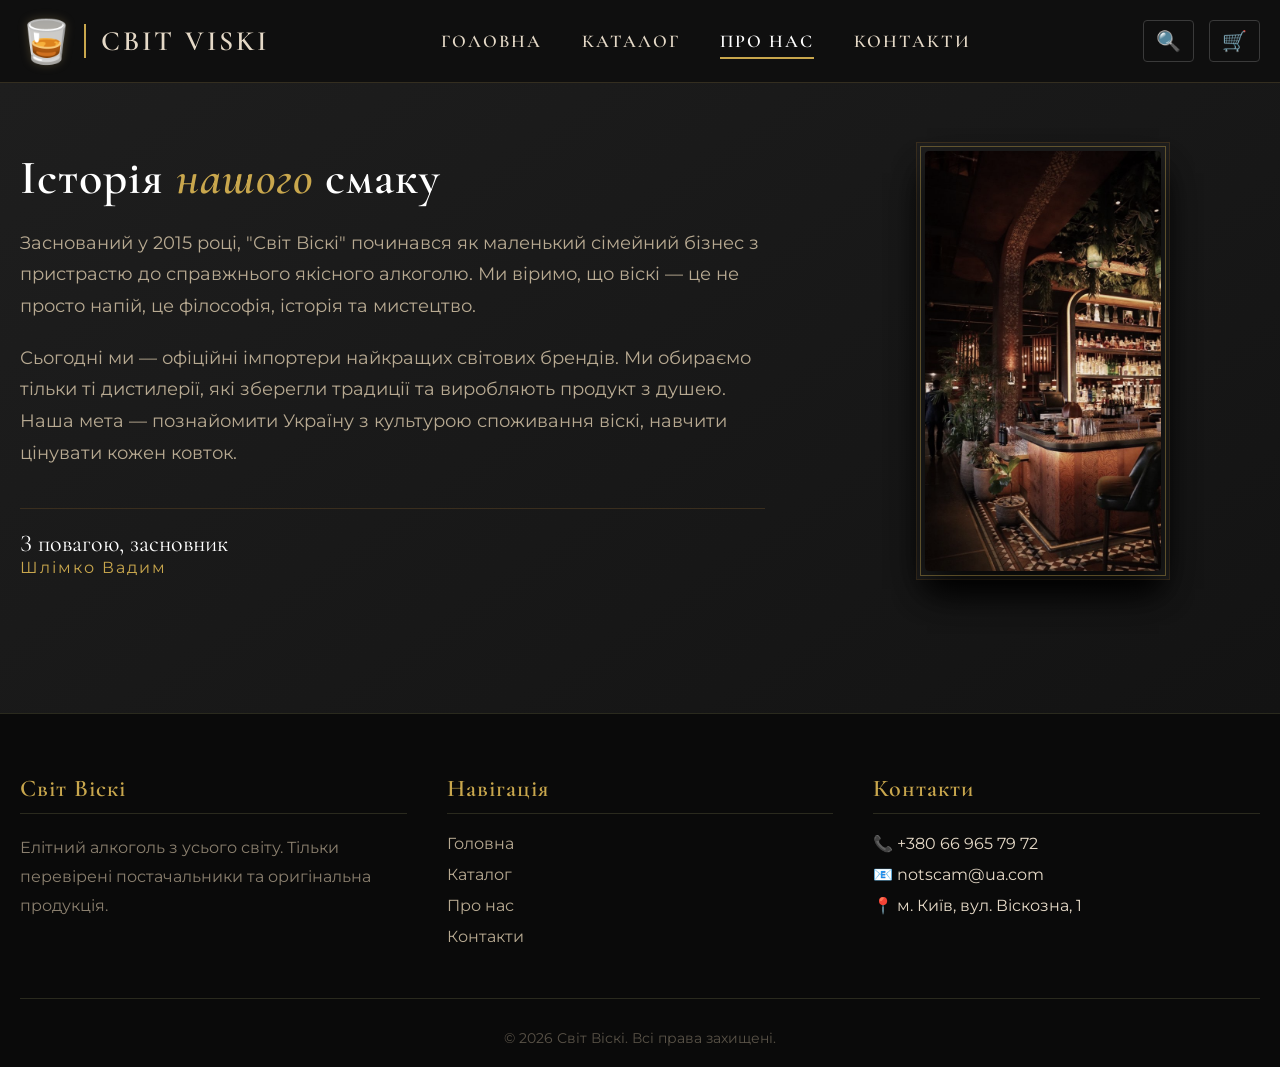
<file: about.html>
<!DOCTYPE html>
<html lang="uk">
<head>
  <meta charset="UTF-8">
  <meta name="viewport" content="width=device-width, initial-scale=1.0">
  <title>Світ Віскі | Про нас</title>

  <link rel="preconnect" href="https://fonts.googleapis.com">
  <link rel="preconnect" href="https://fonts.gstatic.com" crossorigin>
  <link href="https://fonts.googleapis.com/css2?family=Cormorant+Garamond:wght@400;500;600;700&family=Montserrat:wght@300;400;500&display=swap" rel="stylesheet">

  <link rel="stylesheet" href="css/style.css">

  <style>

    /* ===== СЕКЦІЯ ABOUT ===== */

    .about-section{
      display:flex;
      align-items:center;
      justify-content:space-between;
      gap:60px;
    }

    .about-content{
      flex:1.2;
    }

    .about-image{
      flex:0.7;
      text-align:center;
    }

    /* ===== РАМКА ===== */

    .fancy-frame-2{
      position:relative;
      display:inline-block;
      padding:8px;
      background:#1e1e1e;
      box-shadow:0 0 0 1px #3a2e1e,0 20px 30px -10px black;
    }

    .fancy-frame-2::before{
      content:'';
      position:absolute;
      top:3px;
      left:3px;
      right:3px;
      bottom:3px;
      border:1px solid #c9a74d;
      opacity:0.4;
      pointer-events:none;
      z-index:5;
      transition:opacity .3s;
    }

    .fancy-frame-2:hover::before{
      opacity:1;
    }

    .fancy-frame-2 img{
      display:block;
      max-height:420px;
      width:auto;
    }

    /* ===== MOBILE ===== */

    @media (max-width:992px){

      .about-section{
        flex-direction:column;
        text-align:center;
        gap:40px;
      }

      .fancy-frame-2 img{
        max-height:340px;
      }

    }

    @media (max-width:576px){

      .fancy-frame-2 img{
        max-height:260px;
      }

    }

  </style>

</head>

<body>

<header>
  <div class="wrapper header-content">

    <div class="logo">
      <a href="index.html">
        <span class="logo-img">🥃</span>
        <span class="logo-text">Світ Viski</span>
      </a>
    </div>

    <nav class="nav-menu">
      <ul>
        <li><a href="index.html" class="nav-link">Головна</a></li>
        <li><a href="catalog.html" class="nav-link">Каталог</a></li>
        <li><a href="about.html" class="nav-link active">Про нас</a></li>
        <li><a href="contact.html" class="nav-link">Контакти</a></li>
      </ul>
    </nav>

    <div class="header-buttons">
      <button>🔍</button>
      <button>🛒</button>
    </div>

  </div>
</header>

<main>

  <div class="wrapper">

    <section class="about-section">

      <div class="about-content">

        <h2>Історія <span>нашого</span> смаку</h2>

        <p>Заснований у 2015 році, "Світ Віскі" починався як маленький сімейний бізнес з пристрастю до справжнього якісного алкоголю. Ми віримо, що віскі — це не просто напій, це філософія, історія та мистецтво.</p>

        <p>Сьогодні ми — офіційні імпортери найкращих світових брендів. Ми обираємо тільки ті дистилерії, які зберегли традиції та виробляють продукт з душею. Наша мета — познайомити Україну з культурою споживання віскі, навчити цінувати кожен ковток.</p>

        <div class="signature">
          З повагою, засновник
          <span>Шлімко Вадим</span>
        </div>

      </div>

      <div class="about-image">

        <div class="fancy-frame-2">
          <img src="images/f4c8238dbb76500cc4fead3052f9f0af.jpg" alt="Інтер'єр бару в стилі old money">
        </div>

      </div>

    </section>

  </div>

</main>

<footer>

  <div class="wrapper">

    <div class="footer-content">

      <div class="footer-col">
        <h4>Світ Віскі</h4>
        <p>Елітний алкоголь з усього світу. Тільки перевірені постачальники та оригінальна продукція.</p>
      </div>

      <div class="footer-col">
        <h4>Навігація</h4>
        <ul>
          <li><a href="index.html">Головна</a></li>
          <li><a href="catalog.html">Каталог</a></li>
          <li><a href="about.html">Про нас</a></li>
          <li><a href="contact.html">Контакти</a></li>
        </ul>
      </div>

      <div class="footer-col">
        <h4>Контакти</h4>
        <ul>
          <li>📞 +380 66 965 79 72</li>
          <li>📧 notscam@ua.com</li>
          <li>📍 м. Київ, вул. Віскозна, 1</li>
        </ul>
      </div>

    </div>

    <div class="copyright">
      <p>© 2026 Світ Віскі. Всі права захищені.</p>
    </div>

  </div>

</footer>

</body>
</html>
</file>
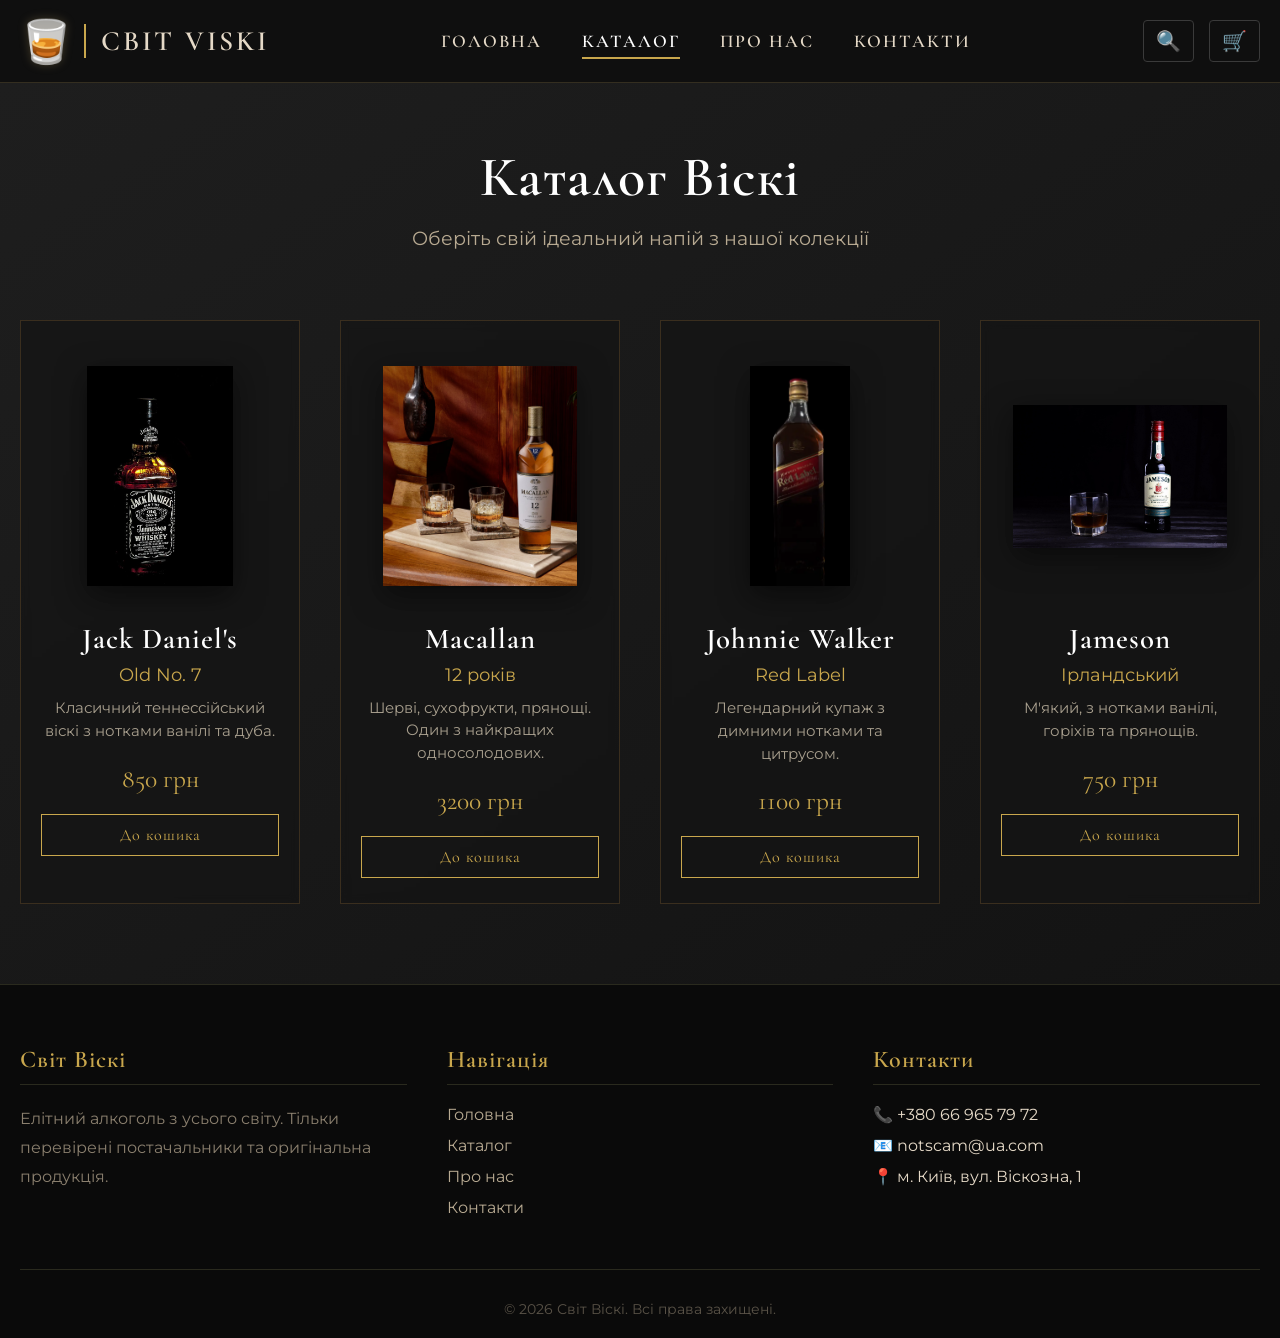
<file: catalog.html>
<!DOCTYPE html>
<html lang="en">
<head>
    <meta charset="UTF-8">
    <title><!DOCTYPE html>
        <html lang="uk">
        <head>
        <meta charset="UTF-8">
        <meta name="viewport" content="width=device-width, initial-scale=1.0">
        <title>Світ Віскі | Каталог</title>
    <link rel="preconnect" href="https://fonts.googleapis.com">
    <link rel="preconnect" href="https://fonts.gstatic.com" crossorigin>
    <link href="https://fonts.googleapis.com/css2?family=Cormorant+Garamond:wght@400;500;600;700&family=Montserrat:wght@300;400;500&display=swap" rel="stylesheet">
    <link rel="stylesheet" href="css/style.css">
</head>
<body>
<header>
    <div class="wrapper header-content">
        <div class="logo">
            <a href="index.html">
                <span class="logo-img">🥃</span>
                <span class="logo-text">Світ Viski</span>
            </a>
        </div>
        <nav class="nav-menu">
            <ul>
                <li><a href="index.html" class="nav-link">Головна</a></li>
                <li><a href="catalog.html" class="nav-link active">Каталог</a></li>
                <li><a href="about.html" class="nav-link">Про нас</a></li>
                <li><a href="contact.html" class="nav-link">Контакти</a></li>
            </ul>
        </nav>
        <div class="header-buttons">
            <button>🔍</button>
            <button>🛒</button>
        </div>
    </div>
</header>

<main>
    <div class="wrapper">
        <div class="page-header">
            <h1>Каталог Віскі</h1>
            <p>Оберіть свій ідеальний напій з нашої колекції</p>
        </div>

        <section class="catalog-grid">
            <!-- Картка 1 - Jack Daniel's -->
            <div class="product-card">
                <div class="product-img">
                    <img src="images/778224e5c46ffd8754e6c2a8a0332cab.jpg" alt="Jack Daniel's">
                </div>
                <h3>Jack Daniel's</h3>
                <div class="age">Old No. 7</div>
                <p class="desc">Класичний теннессійський віскі з нотками ванілі та дуба.</p>
                <div class="product-price">850 грн</div>
                <button class="btn-card">До кошика</button>
            </div>
            <!-- Картка 2 - Macallan -->
            <div class="product-card">
                <div class="product-img">
                    <img src="images/ea7bc3ce05b941344879c5bbab825441.avif" alt="Macallan">
                </div>
                <h3>Macallan</h3>
                <div class="age">12 років</div>
                <p class="desc">Шерві, сухофрукти, прянощі. Один з найкращих односолодових.</p>
                <div class="product-price">3200 грн</div>
                <button class="btn-card">До кошика</button>
            </div>
            <!-- Картка 3 - Johnnie Walker -->
            <div class="product-card">
                <div class="product-img">
                    <img src="images/johnnie-walker-red-label-black-background-one-liter-bottle-popular-worldwide-brand-scotch-whisky-johnnie-walker-red-label-237331878.webp" alt="Johnnie Walker">
                </div>
                <h3>Johnnie Walker</h3>
                <div class="age">Red Label</div>
                <p class="desc">Легендарний купаж з димними нотками та цитрусом.</p>
                <div class="product-price">1100 грн</div>
                <button class="btn-card">До кошика</button>
            </div>
            <!-- Картка 4 - Jameson -->
            <div class="product-card">
                <div class="product-img">
                    <img src="images/kharkov-ukraine-december-3-2020-jameson-triple-distilled-irish-whiskey-bottle-on-dark-black-background-elite-alcohol-free-photo.JPG" alt="Jameson">
                </div>
                <h3>Jameson</h3>
                <div class="age">Ірландський</div>
                <p class="desc">М'який, з нотками ванілі, горіхів та прянощів.</p>
                <div class="product-price">750 грн</div>
                <button class="btn-card">До кошика</button>
            </div>
        </section>
    </div>
</main>
<footer>
    <div class="wrapper">
        <div class="footer-content">
            <div class="footer-col">
                <h4>Світ Віскі</h4>
                <p>Елітний алкоголь з усього світу. Тільки перевірені постачальники та оригінальна продукція.</p>
            </div>
            <div class="footer-col">
                <h4>Навігація</h4>
                <ul>
                    <li><a href="index.html">Головна</a></li>
                    <li><a href="catalog.html">Каталог</a></li>
                    <li><a href="about.html">Про нас</a></li>
                    <li><a href="contact.html">Контакти</a></li>
                </ul>
            </div>
            <div class="footer-col">
                <h4>Контакти</h4>
                <ul>
                    <li>📞 +380 66 965 79 72</li>
                    <li>📧 notscam@ua.com</li>
                    <li>📍 м. Київ, вул. Віскозна, 1</li>
                </ul>
            </div>
        </div>
        <div class="copyright">
            <p>© 2026 Світ Віскі. Всі права захищені.</p>
        </div>
    </div>
</footer>
</body>
</html>
</title>
</head>
<body>

</body>
</html>
</file>
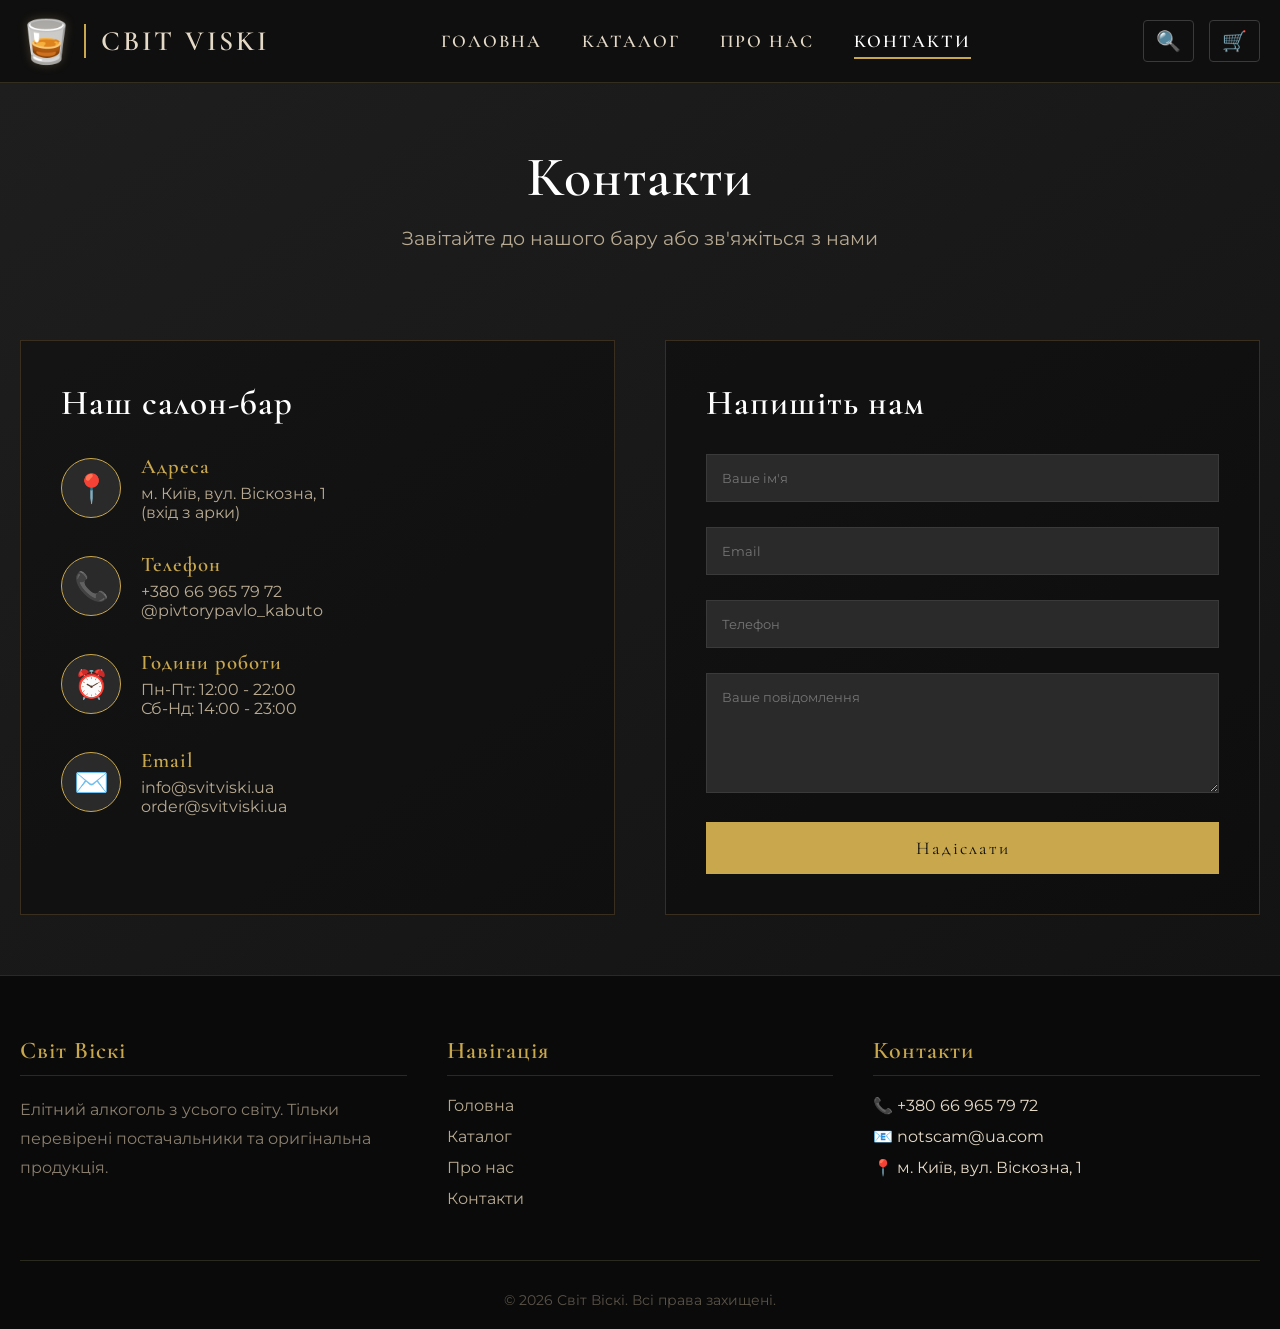
<file: contact.html>
<!DOCTYPE html>
<html lang="uk">
<head>
  <meta charset="UTF-8">
  <meta name="viewport" content="width=device-width, initial-scale=1.0">
  <title>Світ Віскі | Контакти</title>
  <link rel="preconnect" href="https://fonts.googleapis.com">
  <link rel="preconnect" href="https://fonts.gstatic.com" crossorigin>
  <link href="https://fonts.googleapis.com/css2?family=Cormorant+Garamond:wght@400;500;600;700&family=Montserrat:wght@300;400;500&display=swap" rel="stylesheet">
  <link rel="stylesheet" href="css/style.css">
</head>
<body>
<header>
  <div class="wrapper header-content">
    <div class="logo">
      <a href="index.html">
        <span class="logo-img">🥃</span>
        <span class="logo-text">Світ Viski</span>
      </a>
    </div>
    <nav class="nav-menu">
      <ul>
        <li><a href="index.html" class="nav-link">Головна</a></li>
        <li><a href="catalog.html" class="nav-link">Каталог</a></li>
        <li><a href="about.html" class="nav-link">Про нас</a></li>
        <li><a href="contact.html" class="nav-link active">Контакти</a></li>
      </ul>
    </nav>
    <div class="header-buttons">
      <button>🔍</button>
      <button>🛒</button>
    </div>
  </div>
</header>

<main>
  <div class="wrapper">
    <div class="page-header">
      <h1>Контакти</h1>
      <p>Завітайте до нашого бару або зв'яжіться з нами</p>
    </div>

    <section class="contact-container">
      <div class="contact-info">
        <h2>Наш салон-бар</h2>
        <div class="info-item">
          <div class="info-icon">📍</div>
          <div class="info-text">
            <h4>Адреса</h4>
            <p>м. Київ, вул. Віскозна, 1<br>(вхід з арки)</p>
          </div>
        </div>
        <div class="info-item">
          <div class="info-icon">📞</div>
          <div class="info-text">
            <h4>Телефон</h4>
            <p>+380 66 965 79 72</p>
            <p>@pivtorypavlo_kabuto</p>
          </div>
        </div>
        <div class="info-item">
          <div class="info-icon">⏰</div>
          <div class="info-text">
            <h4>Години роботи</h4>
            <p>Пн-Пт: 12:00 - 22:00</p>
            <p>Сб-Нд: 14:00 - 23:00</p>
          </div>
        </div>
        <div class="info-item">
          <div class="info-icon">✉️</div>
          <div class="info-text">
            <h4>Email</h4>
            <p>info@svitviski.ua</p>
            <p>order@svitviski.ua</p>
          </div>
        </div>
      </div>

      <div class="contact-form">
        <h2>Напишіть нам</h2>
        <form action="#" method="post">
          <div class="form-group">
            <input type="text" placeholder="Ваше ім'я" required>
          </div>
          <div class="form-group">
            <input type="email" placeholder="Email" required>
          </div>
          <div class="form-group">
            <input type="tel" placeholder="Телефон">
          </div>
          <div class="form-group">
            <textarea placeholder="Ваше повідомлення" required></textarea>
          </div>
          <button type="submit" class="btn-submit">Надіслати</button>
        </form>
      </div>
    </section>
  </div>
</main>

<footer>
  <div class="wrapper">
    <div class="footer-content">
      <div class="footer-col">
        <h4>Світ Віскі</h4>
        <p>Елітний алкоголь з усього світу. Тільки перевірені постачальники та оригінальна продукція.</p>
      </div>
      <div class="footer-col">
        <h4>Навігація</h4>
        <ul>
          <li><a href="index.html">Головна</a></li>
          <li><a href="catalog.html">Каталог</a></li>
          <li><a href="about.html">Про нас</a></li>
          <li><a href="contact.html">Контакти</a></li>
        </ul>
      </div>
      <div class="footer-col">
        <h4>Контакти</h4>
        <ul>
          <li>📞 +380 66 965 79 72</li>
          <li>📧 notscam@ua.com</li>
          <li>📍 м. Київ, вул. Віскозна, 1</li>
        </ul>
      </div>
    </div>
    <div class="copyright">
      <p>© 2026 Світ Віскі. Всі права захищені.</p>
    </div>
  </div>
</footer>
</body>
</html>
</file>
<file: css/style.css>
* {
    margin: 0;
    padding: 0;
    box-sizing: border-box;
    list-style: none;
    text-decoration: none;
}

body {
    font-family: 'Montserrat', sans-serif;
    background-color: #1a1a1a;
    color: #e5d9c7;
}

h1, h2, h3, h4, .logo-text, .nav-link, .footer-logo {
    font-family: 'Cormorant Garamond', serif;
    font-weight: 600;
    letter-spacing: 1px;
}

.wrapper {
    max-width: 1300px;
    margin: 0 auto;
    padding: 0 20px;
}

/* ========== ШРИФТИ (підключи в HTML) ========== */
/* Ці рядки треба додати в HEAD всіх HTML сторінок:
<link rel="preconnect" href="https://fonts.googleapis.com">
<link rel="preconnect" href="https://fonts.gstatic.com" crossorigin>
<link href="https://fonts.googleapis.com/css2?family=Cormorant+Garamond:wght@400;500;600;700&family=Montserrat:wght@300;400;500&display=swap" rel="stylesheet">
*/

header {
    background: #0f0f0f; /* Глибокий чорний */
    border-bottom: 1px solid rgba(200, 170, 100, 0.2); /* Тонке золото */
    padding: 15px 0;
    position: sticky;
    top: 0;
    z-index: 100;
}

.header-content {
    display: flex;
    justify-content: space-between;
    align-items: center;
}


.logo a {
    display: flex;
    align-items: center;
    gap: 12px;
}

.logo-img {
    font-size: 42px;
    filter: drop-shadow(0 0 5px rgba(200, 170, 100, 0.3));
}

.logo-text {
    font-size: 28px;
    color: #e5d9c7;
    text-transform: uppercase;
    letter-spacing: 3px;
    border-left: 2px solid #c9a74d;
    padding-left: 15px;
}

.nav-menu ul {
    display: flex;
    gap: 40px;
}

.nav-link {
    color: #e5d9c7;
    font-size: 18px;
    text-transform: uppercase;
    letter-spacing: 2px;
    padding-bottom: 5px;
    border-bottom: 2px solid transparent;
    transition: border-color 0.3s;
}

.nav-link:hover, .nav-link.active {
    border-bottom-color: #c9a74d;
    color: #ffffff;
}

.header-buttons {
    display: flex;
    gap: 15px;
}

.header-buttons button {
    background: none;
    border: 1px solid #3a3a3a;
    color: #e5d9c7;
    font-size: 20px;
    padding: 8px 12px;
    cursor: pointer;
    border-radius: 4px;
    transition: all 0.3s;
}

.header-buttons button:hover {
    border-color: #c9a74d;
    color: #c9a74d;
    transform: translateY(-2px);
}

main {
    min-height: 70vh;
    background: linear-gradient(145deg, #1e1e1e 0%, #131313 100%);
    position: relative;
}

main::before {
    content: "";
    position: absolute;
    top: 0;
    left: 0;
    width: 100%;
    height: 100%;
    background-image: url('https://www.transparenttextures.com/patterns/old-map.png');
    opacity: 0.05;
    pointer-events: none;
}

.hero-section {
    display: flex;
    align-items: center;
    justify-content: space-between;
    padding: 80px 0;
    gap: 50px;
}

.hero-content {
    flex: 1;
}

.hero-content h1 {
    font-size: 4rem;
    line-height: 1.1;
    color: #fff;
    margin-bottom: 25px;
    text-shadow: 2px 2px 4px rgba(0,0,0,0.5);
}

.hero-content p {
    font-size: 1.2rem;
    color: #b8aa92;
    margin-bottom: 40px;
    max-width: 600px;
    line-height: 1.6;
}

.hero-buttons {
    display: flex;
    gap: 20px;
}

.btn-primary, .btn-secondary {
    padding: 14px 35px;
    font-family: 'Cormorant Garamond', serif;
    font-size: 18px;
    font-weight: 600;
    letter-spacing: 2px;
    text-transform: uppercase;
    cursor: pointer;
    transition: all 0.3s ease;
    border: none;
}

.btn-primary {
    background: #c9a74d;
    color: #0f0f0f;
    border: 1px solid #c9a74d;
}

.btn-primary:hover {
    background: transparent;
    color: #c9a74d;
}

.btn-secondary {
    background: transparent;
    color: #e5d9c7;
    border: 1px solid #e5d9c7;
}

.btn-secondary:hover {
    background: #e5d9c7;
    color: #0f0f0f;
}

.hero-image {
    flex: 1;
    text-align: center;
}

.hero-image img {
    max-width: 100%;
    height: auto;
    filter: drop-shadow(0 20px 30px rgba(0, 0, 0, 0.7));
    transition: transform 0.5s;
}

.hero-image img:hover {
    transform: scale(1.03);
}

.page-header {
    text-align: center;
    padding: 60px 0 30px;
}

.page-header h1 {
    font-size: 3.5rem;
    color: #fff;
    margin-bottom: 15px;
}

.page-header p {
    color: #b8aa92;
    font-size: 1.2rem;
    max-width: 700px;
    margin: 0 auto;
}

.catalog-grid {
    display: grid;
    grid-template-columns: repeat(auto-fit, minmax(280px, 1fr));
    gap: 40px;
    padding: 40px 0 80px;
}

.product-card {
    background: rgba(20, 20, 20, 0.7);
    backdrop-filter: blur(5px);
    border: 1px solid #3a2e1e;
    padding: 30px 20px 25px;
    text-align: center;
    transition: all 0.3s;
    position: relative;
}

.product-card:hover {
    transform: translateY(-10px);
    border-color: #c9a74d;
    box-shadow: 0 15px 30px -10px rgba(201, 167, 77, 0.2);
}

.product-card::after {
    content: "";
    position: absolute;
    bottom: 0;
    left: 0;
    width: 0;
    height: 3px;
    background: #c9a74d;
    transition: width 0.3s;
}

.product-card:hover::after {
    width: 100%;
}

.product-img {
    width: 100%;
    height: 250px;
    display: flex;
    align-items: center;
    justify-content: center;
    margin-bottom: 20px;
}

.product-img img {
    max-height: 220px;
    max-width: 90%;
    filter: drop-shadow(0 10px 15px rgba(0,0,0,0.5));
}

.product-card h3 {
    font-size: 1.8rem;
    color: #fff;
    margin-bottom: 8px;
}

.product-card .age {
    color: #c9a74d;
    font-size: 1.1rem;
    margin-bottom: 12px;
    font-family: 'Montserrat', sans-serif;
}

.product-card .desc {
    color: #a89f8e;
    font-size: 0.95rem;
    margin-bottom: 20px;
    line-height: 1.5;
}

.product-price {
    font-size: 1.6rem;
    color: #c9a74d;
    font-family: 'Cormorant Garamond', serif;
    margin-bottom: 20px;
}

.btn-card {
    background: transparent;
    border: 1px solid #c9a74d;
    color: #c9a74d;
    padding: 10px 25px;
    font-family: 'Cormorant Garamond', serif;
    font-size: 16px;
    letter-spacing: 1px;
    cursor: pointer;
    transition: all 0.3s;
    width: 100%;
}

.btn-card:hover {
    background: #c9a74d;
    color: #0f0f0f;
}

.about-section {
    display: flex;
    align-items: center;
    gap: 60px;
    padding: 60px 0;
}

.about-content {
    flex: 1;
}

.about-content h2 {
    font-size: 3rem;
    color: #fff;
    margin-bottom: 20px;
}

.about-content h2 span {
    color: #c9a74d;
    font-style: italic;
}

.about-content p {
    color: #b8aa92;
    line-height: 1.8;
    margin-bottom: 20px;
    font-size: 1.1rem;
}

.signature {
    margin-top: 40px;
    font-family: 'Cormorant Garamond', serif;
    font-size: 1.5rem;
    color: #fff;
    border-top: 1px solid #3a2e1e;
    padding-top: 20px;
}

.signature span {
    color: #c9a74d;
    display: block;
    font-size: 1rem;
    font-family: 'Montserrat', sans-serif;
    letter-spacing: 2px;
}

.about-image {
    flex: 1;
}

.about-image img {
    width: 100%;
    border-radius: 4px;
    filter: grayscale(30%) sepia(10%);
    box-shadow: 0 20px 40px rgba(0,0,0,0.8);
}

.contact-container {
    display: flex;
    gap: 50px;
    padding: 60px 0;
}

.contact-info {
    flex: 1;
    background: rgba(0,0,0,0.3);
    padding: 40px;
    border: 1px solid #3a2e1e;
}

.contact-info h2 {
    font-size: 2.2rem;
    color: #fff;
    margin-bottom: 30px;
}

.info-item {
    display: flex;
    gap: 20px;
    margin-bottom: 30px;
    align-items: center;
}

.info-icon {
    font-size: 28px;
    background: #2a2a2a;
    width: 60px;
    height: 60px;
    display: flex;
    align-items: center;
    justify-content: center;
    border-radius: 50%;
    border: 1px solid #c9a74d;
}

.info-text h4 {
    color: #c9a74d;
    margin-bottom: 5px;
    font-size: 1.3rem;
}

.info-text p {
    color: #b8aa92;
}

.contact-form {
    flex: 1;
    background: rgba(0,0,0,0.3);
    padding: 40px;
    border: 1px solid #3a2e1e;
}

.contact-form h2 {
    font-size: 2.2rem;
    color: #fff;
    margin-bottom: 30px;
}

.form-group {
    margin-bottom: 25px;
}

.form-group input,
.form-group textarea {
    width: 100%;
    padding: 15px;
    background: #2a2a2a;
    border: 1px solid #3a3a3a;
    color: #e5d9c7;
    font-family: 'Montserrat', sans-serif;
    transition: border-color 0.3s;
}

.form-group input:focus,
.form-group textarea:focus {
    outline: none;
    border-color: #c9a74d;
}

.form-group textarea {
    min-height: 120px;
    resize: vertical;
}

.btn-submit {
    background: #c9a74d;
    color: #0f0f0f;
    border: none;
    padding: 15px 40px;
    font-family: 'Cormorant Garamond', serif;
    font-size: 18px;
    letter-spacing: 2px;
    cursor: pointer;
    transition: all 0.3s;
    width: 100%;
}

.btn-submit:hover {
    background: transparent;
    border: 1px solid #c9a74d;
    color: #c9a74d;
}

footer {
    background: #0a0a0a;
    border-top: 1px solid #2a2a1e;
    padding: 60px 0 20px;
}

.footer-content {
    display: grid;
    grid-template-columns: repeat(auto-fit, minmax(200px, 1fr));
    gap: 40px;
    margin-bottom: 40px;
}

.footer-col h4 {
    color: #c9a74d;
    font-size: 1.5rem;
    margin-bottom: 20px;
    border-bottom: 1px solid #2a2a1e;
    padding-bottom: 10px;
}

.footer-col p {
    color: #8a7f6e;
    line-height: 1.8;
}

.footer-col ul li {
    margin-bottom: 12px;
}

.footer-col ul li a {
    color: #b8aa92;
    transition: color 0.3s;
}

.footer-col ul li a:hover {
    color: #c9a74d;
    padding-left: 5px;
}

.copyright {
    text-align: center;
    padding-top: 30px;
    border-top: 1px solid #2a2a1e;
    color: #5a5348;
    font-size: 0.9rem;
}

@media (max-width: 992px) {
    .hero-section, .about-section, .contact-container {
        flex-direction: column;
    }

    .hero-content h1 {
        font-size: 3rem;
    }

    .nav-menu ul {
        gap: 20px;
    }

    .nav-link {
        font-size: 16px;
    }
}

@media (max-width: 768px) {
    .header-content {
        flex-direction: column;
        gap: 15px;
    }

    .nav-menu ul {
        flex-wrap: wrap;
        justify-content: center;
    }

    .logo-text {
        font-size: 24px;
    }

    .page-header h1 {
        font-size: 2.5rem;
    }
}
</file>
